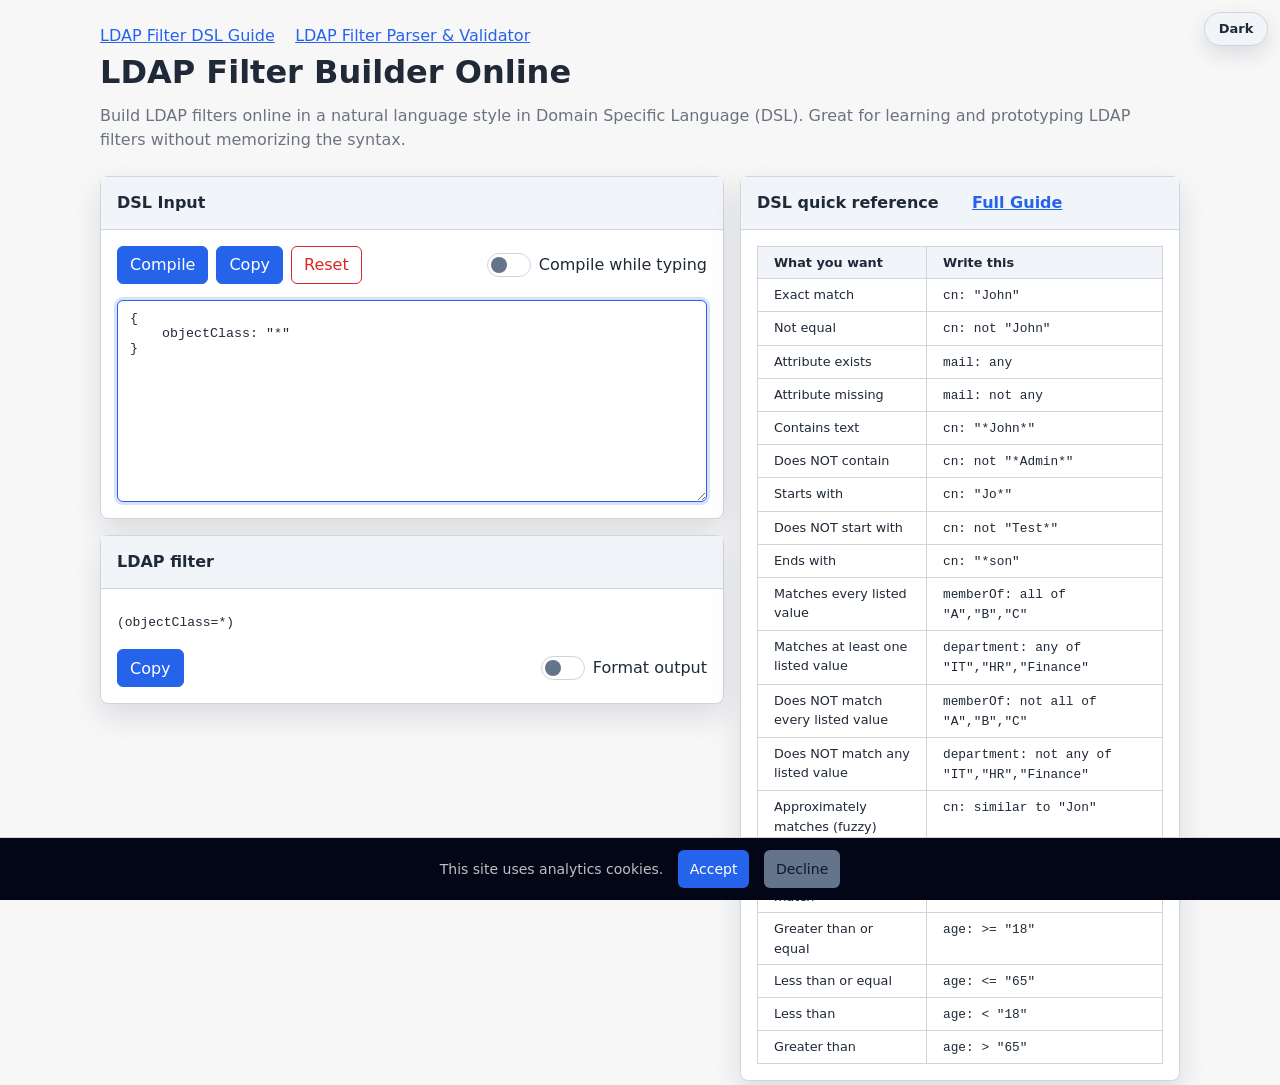
<file: index.html>
<!DOCTYPE html>
<html lang="en">
<head>
    <meta charset="utf-8" />
    <meta name="viewport" content="width=device-width, initial-scale=1" />
    <title>LDAP Filter Tools - Builder, Parser, Validator and Formatter</title>
    <meta name="description" content="Free browser-based Lightweight Directory Access Protocol (LDAP) filter tools for building, validating, parsing, formatting, escaping and learning LDAP search filters.">
    <meta name="robots" content="index, follow">
    <link rel="canonical" href="https://karel66.github.io/ldap-toolz/">
    <meta property="og:type" content="website">
    <meta property="og:title" content="LDAP Filter Tools">
    <meta property="og:description" content="Build, validate, parse, format and inspect Lightweight Directory Access Protocol (LDAP) search filters in your browser.">
    <meta property="og:url" content="https://karel66.github.io/ldap-toolz/">
    <meta property="og:image" content="https://karel66.github.io/ldap-toolz/favicon.png">
    <meta name="twitter:card" content="summary">
    <link rel="icon" href="./favicon.ico" sizes="any">
    <link rel="icon" href="./favicon.png" type="image/png" sizes="32x32">
    <link rel="icon" href="./favicon.png" type="image/png" sizes="16x16">
    <link href="./app.css" rel="stylesheet" />
    <script src="./theme.js" defer></script>
    <script type="application/ld+json">
    {
        "@context": "https://schema.org",
        "@type": "WebSite",
        "name": "LDAP Filter Tools",
        "url": "https://karel66.github.io/ldap-toolz/",
        "description": "Browser-based tools for building, validating, parsing and formatting Lightweight Directory Access Protocol (LDAP) search filters."
    }
    </script>
</head>
<body>
    <div class="container">
        <div class="mb-4">
            <h1>LDAP Filter Tools</h1>
            <p class="text-muted">
                Build, validate, format and inspect LDAP filters.
            </p>
        </div>
        <a href="./builder.html" class="btn btn-primary me-2 mb-2">Go to LDAP Filter Builder</a>
        <a href="./parser.html" class="btn btn-primary me-2 mb-2">Go to LDAP Filter Parser</a>
    </div>
    <div id="cookie-banner">
        This site uses analytics cookies.
        <button id="accept-cookies" class="btn btn-primary">Accept</button>
        <button id="decline-cookies" class="btn btn-secondary">Decline</button>
    </div>
    <script>location.href = "builder.html"</script>
</body>
</html>
</file>
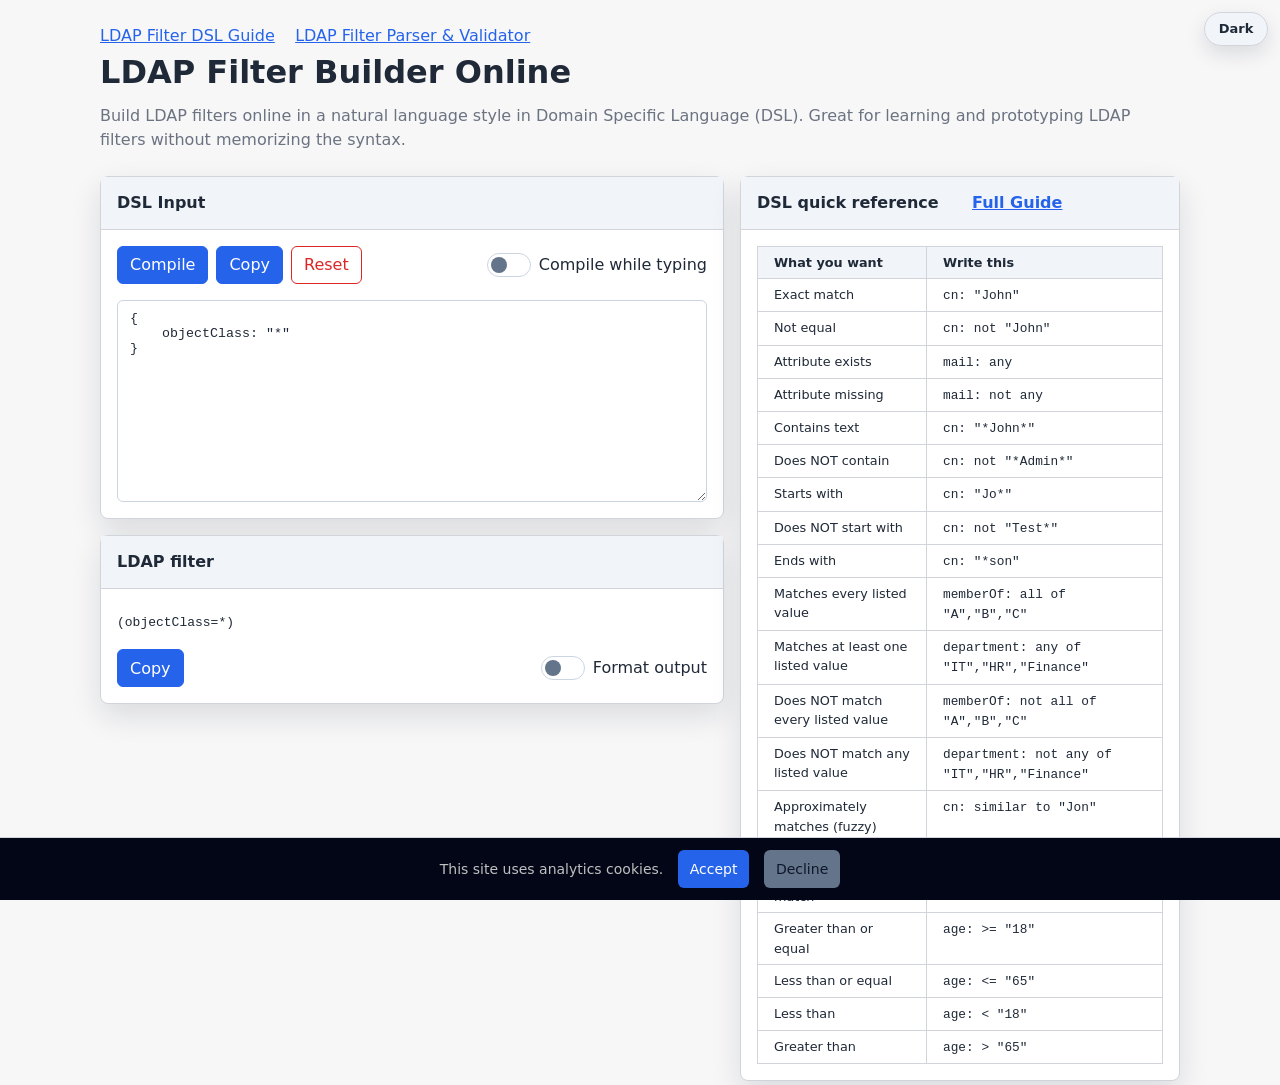
<file: builder.html>
<!DOCTYPE html>
<html lang="en">
<head>
    <meta charset="utf-8" />
    <meta name="viewport" content="width=device-width, initial-scale=1" />
    <title>LDAP Filter Builder Online</title>
    <meta name="description" content="Build Lightweight Directory Access Protocol (LDAP) filters online in a natural language style. Great for learning and prototyping LDAP filters without memorizing the syntax.">
    <meta name="robots" content="index, follow">
    <link rel="canonical" href="https://karel66.github.io/ldap-toolz/builder.html">
    <meta property="og:type" content="website">
    <meta property="og:title" content="LDAP Filter Builder Online">
    <meta property="og:description" content="Build valid Lightweight Directory Access Protocol (LDAP) filters in a readable LDAP Filter DSL for learning and prototyping LDAP queries.">
    <meta property="og:url" content="https://karel66.github.io/ldap-toolz/builder.html">
    <meta property="og:image" content="https://karel66.github.io/ldap-toolz/favicon.png">
    <meta name="twitter:card" content="summary">
    <link rel="icon" href="./favicon.ico" sizes="any">
    <link rel="icon" href="./favicon.png" type="image/png" sizes="32x32">
    <link rel="icon" href="./favicon.png" type="image/png" sizes="16x16">
    <link href="./app.css" rel="stylesheet" />
    <script src="./theme.js" defer></script>
    <script src="./dsl-parser.js"></script>
    <script src="./ldap-parser.js"></script>
    <script type="application/ld+json">
        {
            "@context": "https://schema.org",
            "@type": "WebApplication",
            "name": "LDAP Filter Builder",
            "url": "https://karel66.github.io/ldap-toolz/builder.html",
            "applicationCategory": "DeveloperApplication",
            "operatingSystem": "Any",
            "description": "Build LDAP search filters in a readable domain specific language for LDAP filters."
        }
    </script>
</head>
<body>
    <div class="container">
        <nav class="site-nav" aria-label="Main navigation">
            <a href="./dsl-manual.html">LDAP Filter DSL Guide</a>
            &nbsp;&nbsp;
            <a href="./parser.html">LDAP Filter Parser &amp; Validator</a>
        </nav>
        <div class="mb-4">
            <h1>LDAP Filter Builder Online</h1>
            <p class="text-muted">
                Build LDAP filters online in a natural language style in Domain Specific Language (DSL). Great for learning and prototyping LDAP filters without memorizing the syntax.
            </p>
        </div>

        <div class="builder-layout">
            <div class="builder-left">
                <div class="card shadow-sm">
                    <div class="card-header">
                        <strong>DSL Input</strong>
                    </div>
                    <div class="card-body">
                        <div class="mb-3 d-flex flex-wrap gap-2 output-actions">
                            <button class="btn btn-primary" id="dslParseBtn">Compile</button>
                            <button class="btn btn-primary" id="dslCopyBtn">Copy</button>
                            <button class="btn btn-outline-danger" id="dslClearBtn">Reset</button>
                            <label class="switch-control">
                                <input type="checkbox" id="dslCompileToggle">
                                <span class="switch-track" aria-hidden="true"></span>
                                <span>Compile while typing</span>
                            </label>
                        </div>

                        <div class="position-relative">
                            <textarea id="dslInput" class="form-control" rows="12" spellcheck="false"></textarea>
                        </div>

                        <div id="dslError" class="mt-3 d-none">
                            <div id="dslErrorMessage" class="text-danger"></div>
                            <pre id="dslErrorCaret" class="caret-line mb-0"></pre>
                        </div>
                    </div>
                </div>

                <div class="card shadow-sm">
                    <div class="card-header">
                        <strong>LDAP filter</strong>
                    </div>
                    <div class="card-body">
                        <div id="ldapFilter" class="caret-line"></div>

                        <div class="mt-3 d-flex flex-wrap gap-2 output-actions">
                            <button class="btn btn-primary" id="btnCopy">Copy</button>
                            <label class="switch-control">
                                <input type="checkbox" id="ldapFormatToggle">
                                <span class="switch-track" aria-hidden="true"></span>
                                <span>Format output</span>
                            </label>

                        </div>
                    </div>
                </div>
            </div>

            <aside class="card shadow-sm cheat-sheet" aria-label="DSL cheat sheet">
                <div class="card-header">
                    <strong>DSL quick reference &nbsp;&nbsp;&nbsp;&nbsp;&nbsp;<a href="./dsl-manual.html">Full Guide</a></strong>
                </div>
                <div class="card-body">
                    <table title="DSL cheat sheet">
                        <tr><th>What you want</th><th>Write this</th></tr>
                        <tr><td>Exact match</td><td><code>cn: "John"</code></td></tr>
                        <tr><td>Not equal</td><td><code>cn: not "John"</code></td></tr>
                        <tr><td>Attribute exists</td><td><code>mail: any</code></td></tr>
                        <tr><td>Attribute missing</td><td><code>mail: not any</code></td></tr>
                        <tr><td>Contains text</td><td><code>cn: "*John*"</code></td></tr>
                        <tr><td>Does NOT contain</td><td><code>cn: not "*Admin*"</code></td></tr>
                        <tr><td>Starts with</td><td><code>cn: "Jo*"</code></td></tr>
                        <tr><td>Does NOT start with</td><td><code>cn: not "Test*"</code></td></tr>
                        <tr><td>Ends with</td><td><code>cn: "*son"</code></td></tr>
                        <tr><td>Matches every listed value</td><td><code>memberOf: all of "A","B","C"</code></td></tr>
                        <tr><td>Matches at least one listed value</td><td><code>department: any of "IT","HR","Finance"</code></td></tr>
                        <tr><td>Does NOT match every listed value</td><td><code>memberOf: not all of "A","B","C"</code></td></tr>
                        <tr><td>Does NOT match any listed value</td><td><code>department: not any of "IT","HR","Finance"</code></td></tr>
                        <tr><td>Approximately matches (fuzzy)</td><td><code>cn: similar to "Jon"</code></td></tr>
                        <tr><td>Does NOT approximately match</td><td><code>cn: not similar to "Jon"</code></td></tr>
                        <tr><td>Greater than or equal</td><td><code>age: &gt;= "18"</code></td></tr>
                        <tr><td>Less than or equal</td><td><code>age: &lt;= "65"</code></td></tr>
                        <tr><td>Less than</td><td><code>age: &lt; "18"</code></td></tr>
                        <tr><td>Greater than</td><td><code>age: &gt; "65"</code></td></tr>
                    </table>
                </div>
            </aside>
        </div>

    </div>

    <div id="cookie-banner">
        This site uses analytics cookies.
        <button id="accept-cookies" class="btn btn-primary">Accept</button>
        <button id="decline-cookies" class="btn btn-secondary">Decline</button>
    </div>
    <script src="./ga.js"></script>

    <script src="./builder.js"></script>
</body>
</html>
</file>
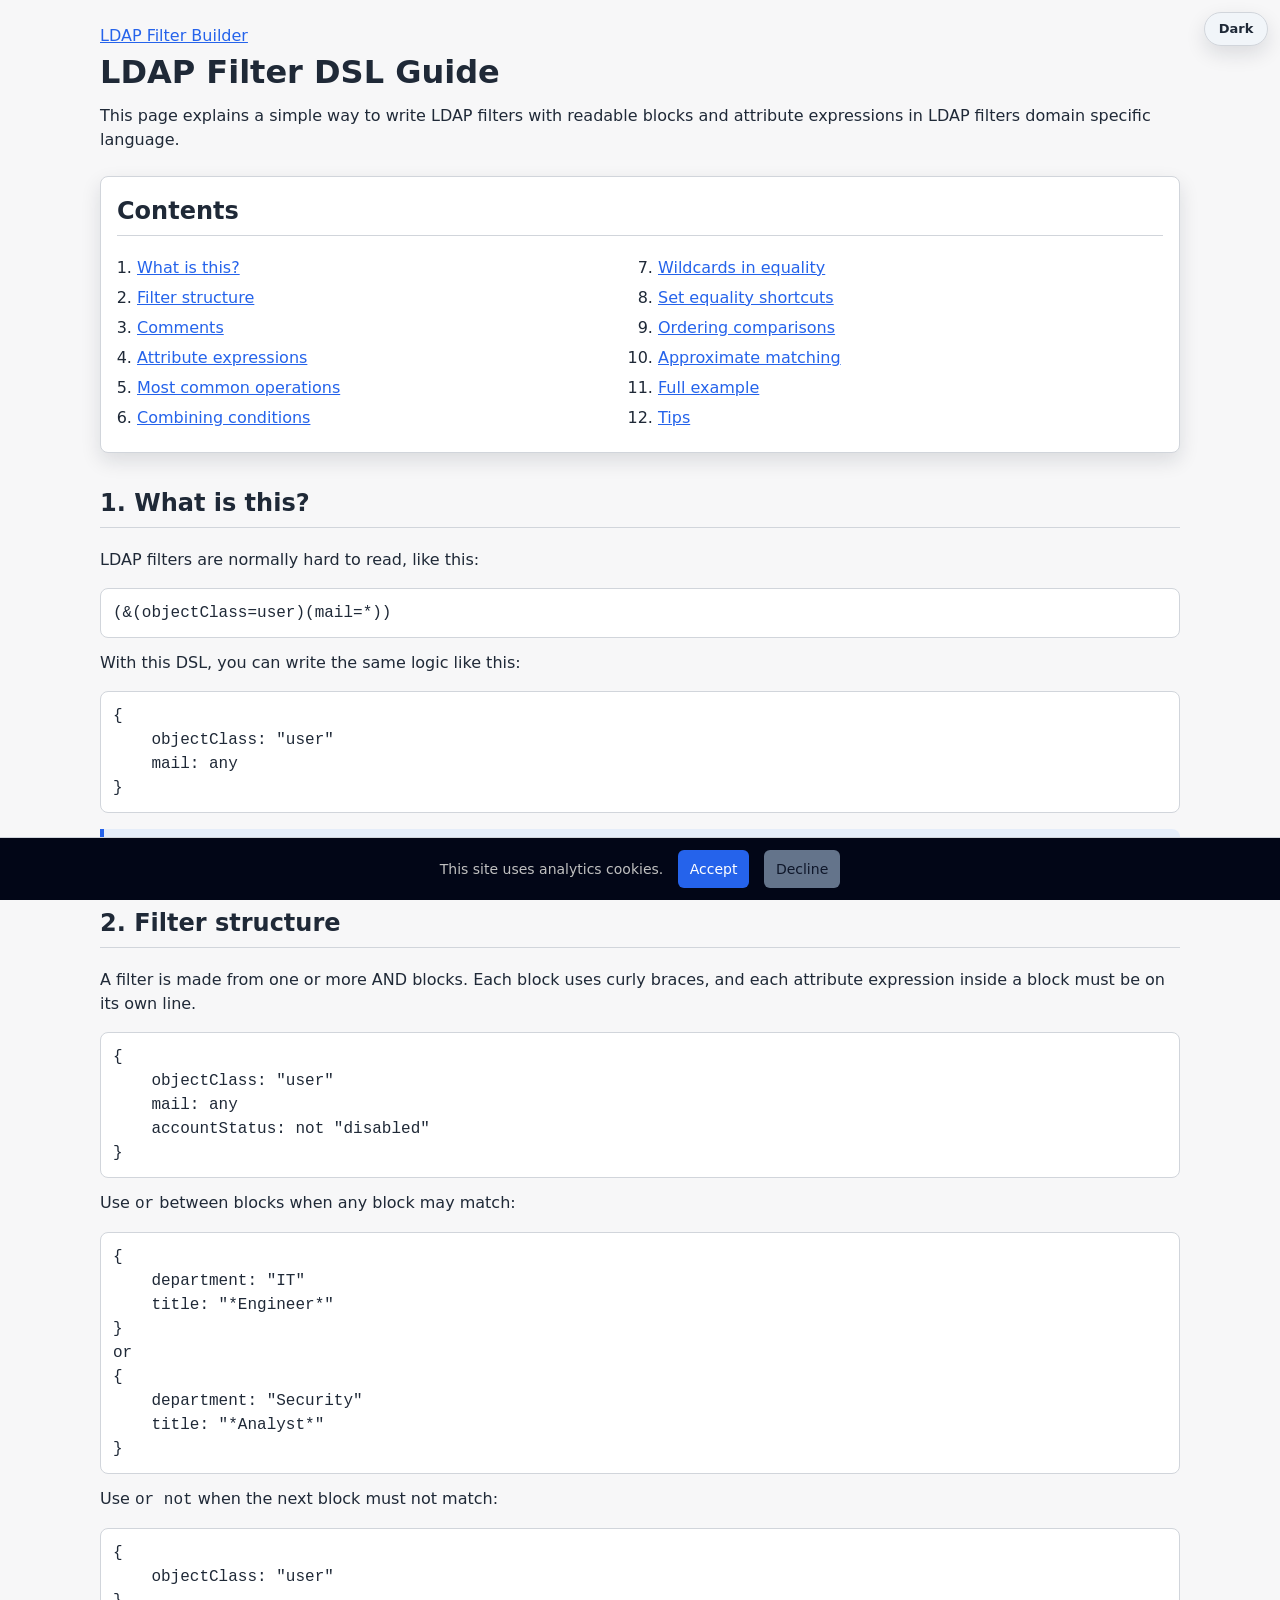
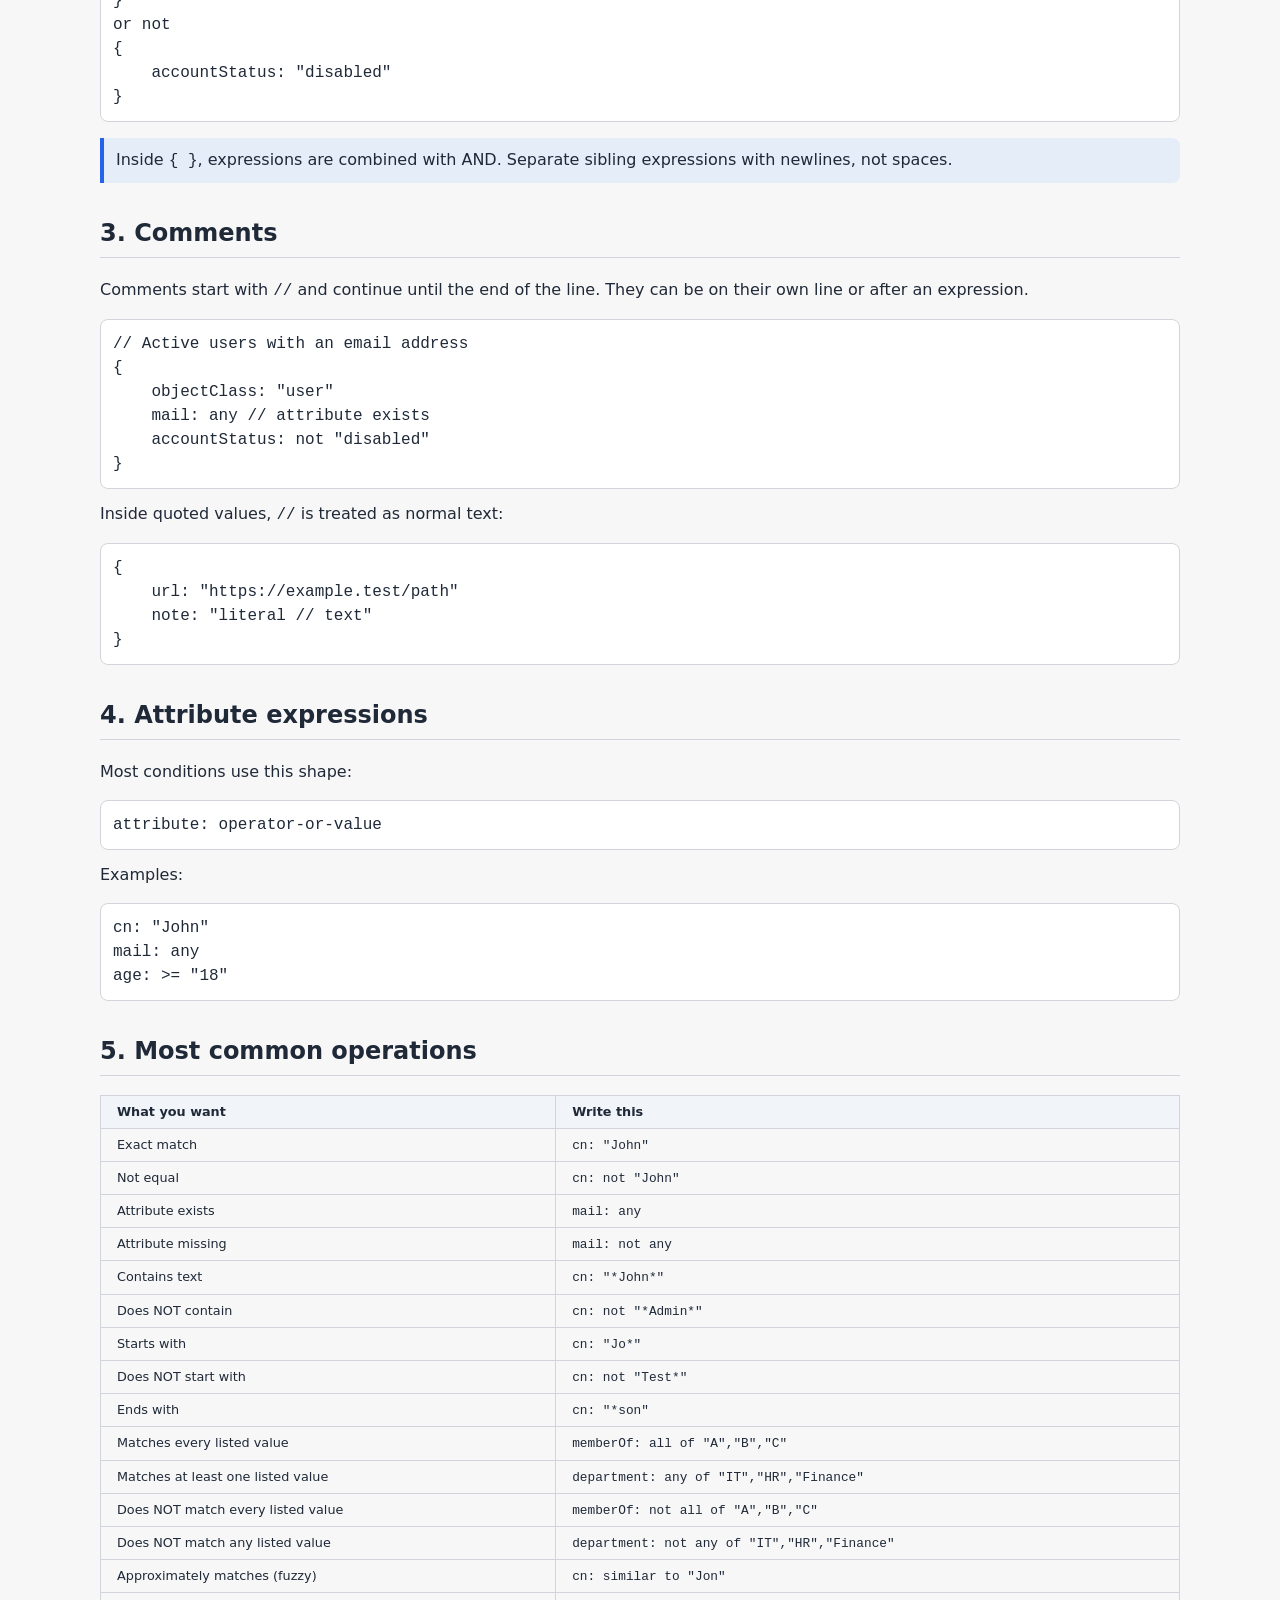
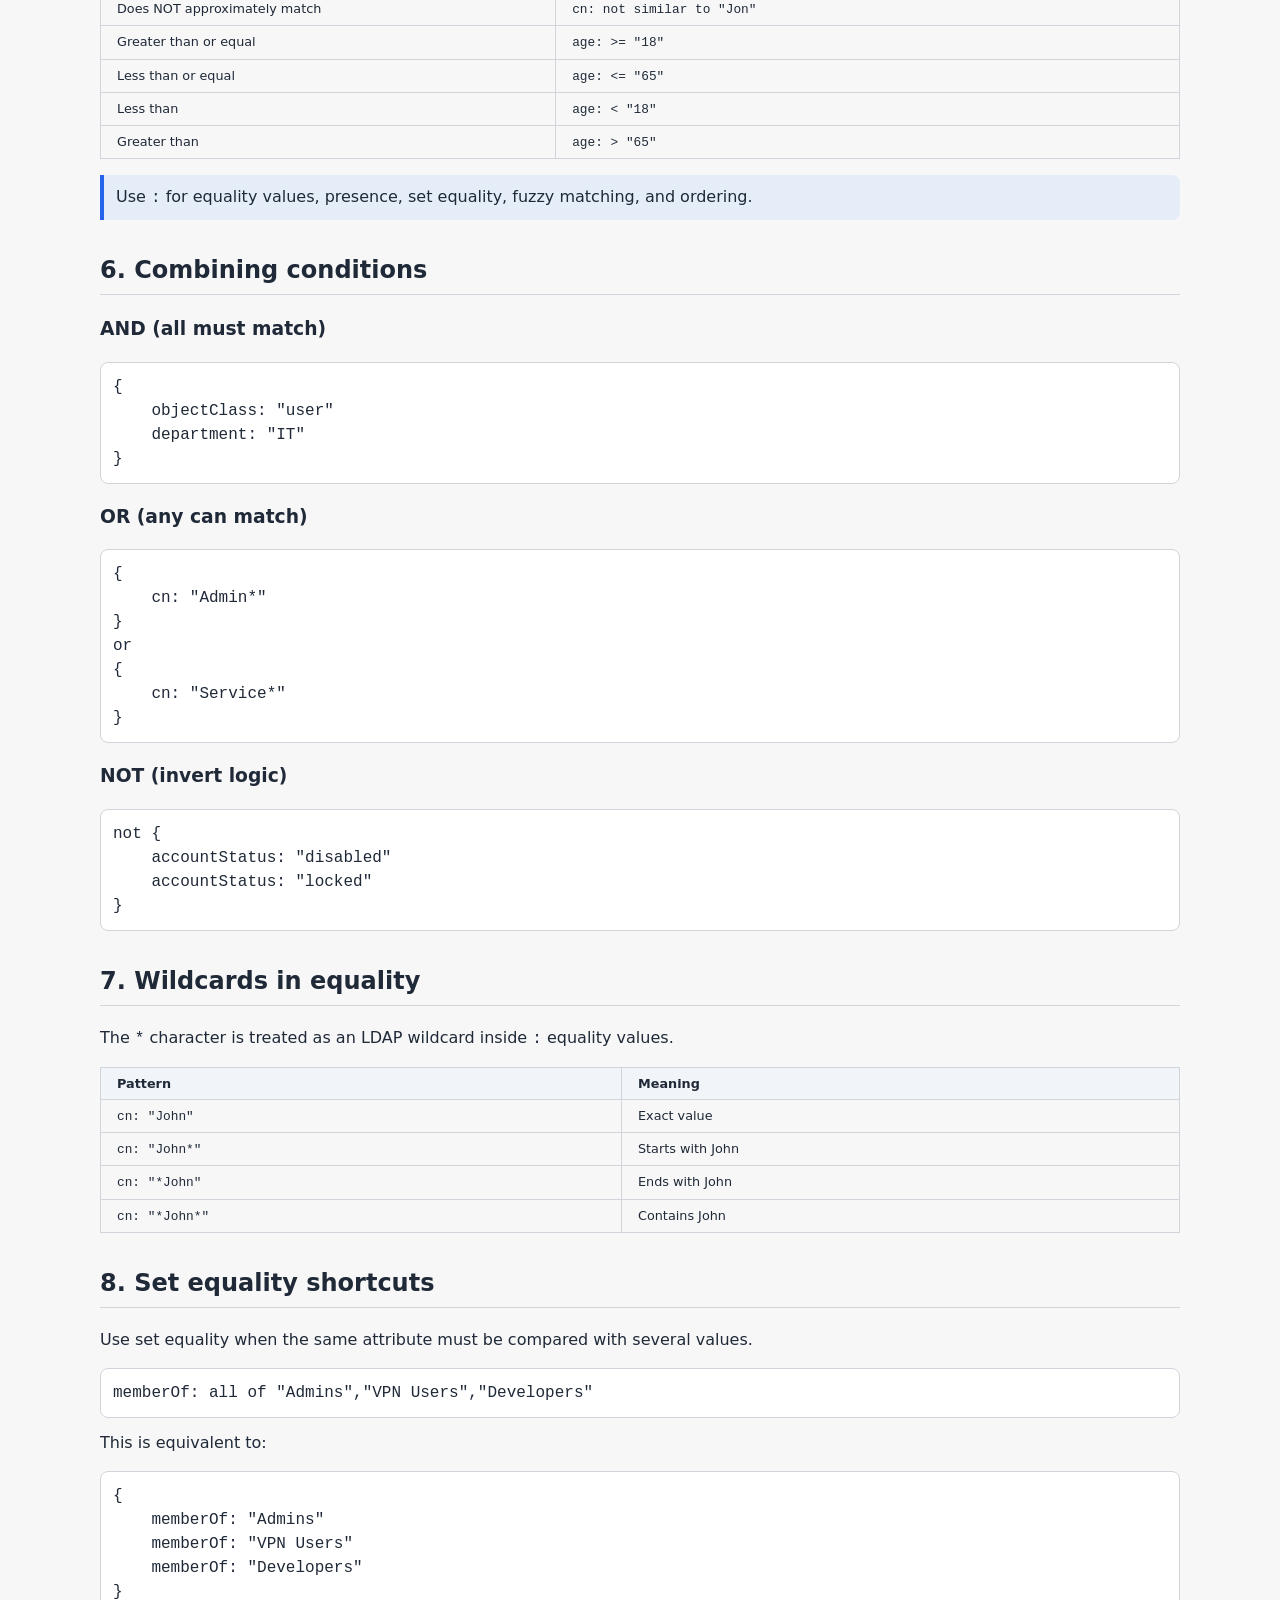
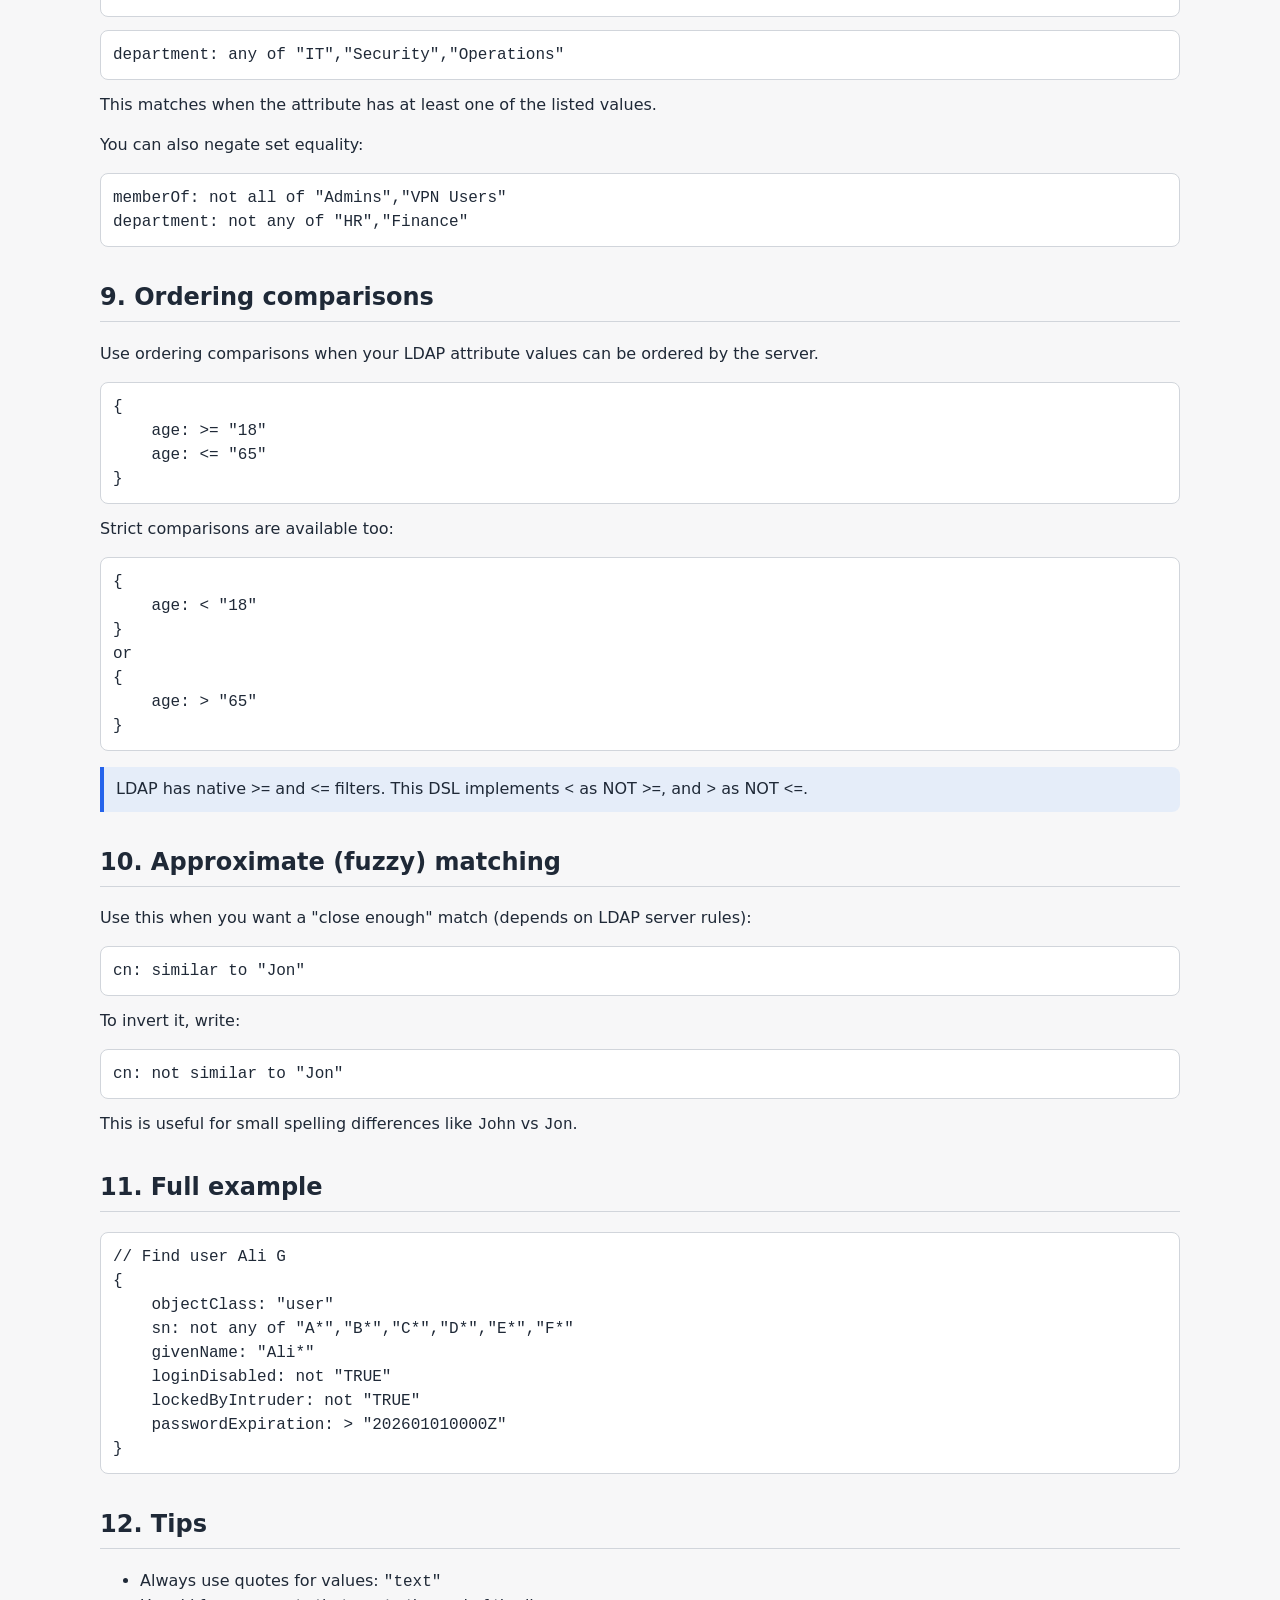
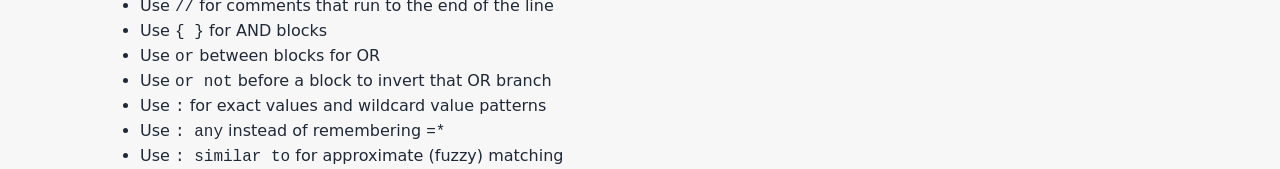
<file: dsl-manual.html>
<!DOCTYPE html>
<html lang="en">
<head>
    <meta charset="UTF-8" />
    <meta name="viewport" content="width=device-width, initial-scale=1.0" />
    <title>LDAP Filter DSL Guide</title>
    <meta name="description" content="Learn a readable domain specific language for writing LDAP filters with AND blocks, OR branches, wildcards, comparisons and comments.">
    <meta name="robots" content="index, follow">
    <link rel="canonical" href="https://karel66.github.io/ldap-toolz/dsl-manual.html">
    <meta property="og:type" content="article">
    <meta property="og:title" content="LDAP Filter DSL Guide">
    <meta property="og:description" content="A beginner guide to syntax for readable LDAP filters, including blocks, OR branches, comments, wildcards and comparisons.">
    <meta property="og:url" content="https://karel66.github.io/ldap-toolz/dsl-manual.html">
    <meta property="og:image" content="https://karel66.github.io/ldap-toolz/favicon.png">
    <meta name="twitter:card" content="summary">
    <link rel="icon" href="./favicon.ico" sizes="any">
    <link rel="icon" href="./favicon.png" type="image/png" sizes="32x32">
    <link rel="icon" href="./favicon.png" type="image/png" sizes="16x16">
    <link href="./app.css" rel="stylesheet" />
    <script src="./theme.js" defer></script>
    <script type="application/ld+json">
        {
            "@context": "https://schema.org",
            "@type": "TechArticle",
            "headline": "LDAP Filter DSL Guide",
            "url": "https://karel66.github.io/ldap-toolz/dsl-manual.html",
            "description": "Learn LDAP Filter DSL syntax for readable LDAP filters with examples for blocks, OR branches, wildcards, comparisons and comments."
        }
    </script>
</head>
<body>
    <main class="container">
        <nav class="site-nav" aria-label="Main navigation">
            <a href="./builder.html">LDAP Filter Builder</a>
        </nav>
        <h1>LDAP Filter DSL Guide</h1>
        <p>This page explains a simple way to write LDAP filters with readable blocks and attribute expressions in LDAP filters domain specific language.</p>

        <nav class="toc" aria-labelledby="tocTitle">
            <h2 id="tocTitle">Contents</h2>
            <ol>
                <li><a href="#what-is-this">What is this?</a></li>
                <li><a href="#filter-structure">Filter structure</a></li>
                <li><a href="#comments">Comments</a></li>
                <li><a href="#attribute-expressions">Attribute expressions</a></li>
                <li><a href="#common-operations">Most common operations</a></li>
                <li><a href="#combining-conditions">Combining conditions</a></li>
                <li><a href="#wildcards">Wildcards in equality</a></li>
                <li><a href="#set-equality">Set equality shortcuts</a></li>
                <li><a href="#ordering">Ordering comparisons</a></li>
                <li><a href="#approximate">Approximate matching</a></li>
                <li><a href="#full-example">Full example</a></li>
                <li><a href="#tips">Tips</a></li>
            </ol>
        </nav>

        <h2 id="what-is-this">1. What is this?</h2>
        <p>LDAP filters are normally hard to read, like this:</p>
<pre><code>(&amp;(objectClass=user)(mail=*))</code></pre>

        <p>With this DSL, you can write the same logic like this:</p>
<pre><code>{
    objectClass: "user"
    mail: any
}</code></pre>

        <div class="note">
            You do NOT need to know LDAP syntax to use this DSL.
        </div>

        <h2 id="filter-structure">2. Filter structure</h2>
        <p>A filter is made from one or more AND blocks. Each block uses curly braces, and each attribute expression inside a block must be on its own line.</p>
<pre><code>{
    objectClass: "user"
    mail: any
    accountStatus: not "disabled"
}</code></pre>

        <p>Use <code>or</code> between blocks when any block may match:</p>
<pre><code>{
    department: "IT"
    title: "*Engineer*"
}
or
{
    department: "Security"
    title: "*Analyst*"
}</code></pre>

        <p>Use <code>or not</code> when the next block must not match:</p>
<pre><code>{
    objectClass: "user"
}
or not
{
    accountStatus: "disabled"
}</code></pre>

        <div class="note">
            Inside <code>{ }</code>, expressions are combined with AND. Separate sibling expressions with newlines, not spaces.
        </div>

        <h2 id="comments">3. Comments</h2>
        <p>Comments start with <code>//</code> and continue until the end of the line. They can be on their own line or after an expression.</p>
<pre><code>// Active users with an email address
{
    objectClass: "user"
    mail: any // attribute exists
    accountStatus: not "disabled"
}</code></pre>

        <p>Inside quoted values, <code>//</code> is treated as normal text:</p>
<pre><code>{
    url: "https://example.test/path"
    note: "literal // text"
}</code></pre>

        <h2 id="attribute-expressions">4. Attribute expressions</h2>
        <p>Most conditions use this shape:</p>
<pre><code>attribute: operator-or-value</code></pre>

        <p>Examples:</p>
<pre><code>cn: "John"
mail: any
age: &gt;= "18"</code></pre>

        <h2 id="common-operations">5. Most common operations</h2>
        <table>
            <tr><th>What you want</th><th>Write this</th></tr>
            <tr><td>Exact match</td><td><code>cn: "John"</code></td></tr>
            <tr><td>Not equal</td><td><code>cn: not "John"</code></td></tr>
            <tr><td>Attribute exists</td><td><code>mail: any</code></td></tr>
            <tr><td>Attribute missing</td><td><code>mail: not any</code></td></tr>
            <tr><td>Contains text</td><td><code>cn: "*John*"</code></td></tr>
            <tr><td>Does NOT contain</td><td><code>cn: not "*Admin*"</code></td></tr>
            <tr><td>Starts with</td><td><code>cn: "Jo*"</code></td></tr>
            <tr><td>Does NOT start with</td><td><code>cn: not "Test*"</code></td></tr>
            <tr><td>Ends with</td><td><code>cn: "*son"</code></td></tr>
            <tr><td>Matches every listed value</td><td><code>memberOf: all of "A","B","C"</code></td></tr>
            <tr><td>Matches at least one listed value</td><td><code>department: any of "IT","HR","Finance"</code></td></tr>
            <tr><td>Does NOT match every listed value</td><td><code>memberOf: not all of "A","B","C"</code></td></tr>
            <tr><td>Does NOT match any listed value</td><td><code>department: not any of "IT","HR","Finance"</code></td></tr>
            <tr><td>Approximately matches (fuzzy)</td><td><code>cn: similar to "Jon"</code></td></tr>
            <tr><td>Does NOT approximately match</td><td><code>cn: not similar to "Jon"</code></td></tr>
            <tr><td>Greater than or equal</td><td><code>age: &gt;= "18"</code></td></tr>
            <tr><td>Less than or equal</td><td><code>age: &lt;= "65"</code></td></tr>
            <tr><td>Less than</td><td><code>age: &lt; "18"</code></td></tr>
            <tr><td>Greater than</td><td><code>age: &gt; "65"</code></td></tr>
        </table>

        <div class="note">
            Use <code>:</code> for equality values, presence, set equality, fuzzy matching, and ordering.
        </div>

        <h2 id="combining-conditions">6. Combining conditions</h2>

        <h3>AND (all must match)</h3>
<pre><code>{
    objectClass: "user"
    department: "IT"
}</code></pre>

        <h3>OR (any can match)</h3>
<pre><code>{
    cn: "Admin*"
}
or
{
    cn: "Service*"
}</code></pre>

        <h3>NOT (invert logic)</h3>
<pre><code>not {
    accountStatus: "disabled"
    accountStatus: "locked"
}</code></pre>

        <h2 id="wildcards">7. Wildcards in equality</h2>
        <p>The <code>*</code> character is treated as an LDAP wildcard inside <code>:</code> equality values.</p>
        <table>
            <tr><th>Pattern</th><th>Meaning</th></tr>
            <tr><td><code>cn: "John"</code></td><td>Exact value</td></tr>
            <tr><td><code>cn: "John*"</code></td><td>Starts with John</td></tr>
            <tr><td><code>cn: "*John"</code></td><td>Ends with John</td></tr>
            <tr><td><code>cn: "*John*"</code></td><td>Contains John</td></tr>
        </table>

        <h2 id="set-equality">8. Set equality shortcuts</h2>
        <p>Use set equality when the same attribute must be compared with several values.</p>
<pre><code>memberOf: all of "Admins","VPN Users","Developers"</code></pre>
        <p>This is equivalent to:</p>
<pre><code>{
    memberOf: "Admins"
    memberOf: "VPN Users"
    memberOf: "Developers"
}</code></pre>

<pre><code>department: any of "IT","Security","Operations"</code></pre>
        <p>This matches when the attribute has at least one of the listed values.</p>

        <p>You can also negate set equality:</p>
<pre><code>memberOf: not all of "Admins","VPN Users"
department: not any of "HR","Finance"</code></pre>

        <h2 id="ordering">9. Ordering comparisons</h2>
        <p>Use ordering comparisons when your LDAP attribute values can be ordered by the server.</p>
<pre><code>{
    age: &gt;= "18"
    age: &lt;= "65"
}</code></pre>
        <p>Strict comparisons are available too:</p>
<pre><code>{
    age: &lt; "18"
}
or
{
    age: &gt; "65"
}</code></pre>

        <div class="note">
            LDAP has native <code>&gt;=</code> and <code>&lt;=</code> filters. This DSL implements <code>&lt;</code> as NOT <code>&gt;=</code>, and <code>&gt;</code> as NOT <code>&lt;=</code>.
        </div>

        <h2 id="approximate">10. Approximate (fuzzy) matching</h2>
        <p>Use this when you want a "close enough" match (depends on LDAP server rules):</p>
<pre><code>cn: similar to "Jon"</code></pre>
        <p>To invert it, write:</p>
<pre><code>cn: not similar to "Jon"</code></pre>
        <p>This is useful for small spelling differences like <code>John</code> vs <code>Jon</code>.</p>

        <h2 id="full-example">11. Full example</h2>
<pre><code>// Find user Ali G
{
    objectClass: "user"
    sn: not any of "A*","B*","C*","D*","E*","F*"
    givenName: "Ali*"
    loginDisabled: not "TRUE"
    lockedByIntruder: not "TRUE"
    passwordExpiration: > "202601010000Z"
}</code></pre>

        <h2 id="tips">12. Tips</h2>
        <ul>
            <li>Always use quotes for values: <code>"text"</code></li>
            <li>Use <code>//</code> for comments that run to the end of the line</li>
            <li>Use <code>{ }</code> for AND blocks</li>
            <li>Use <code>or</code> between blocks for OR</li>
            <li>Use <code>or not</code> before a block to invert that OR branch</li>
            <li>Use <code>:</code> for exact values and wildcard value patterns</li>
            <li>Use <code>: any</code> instead of remembering <code>=*</code></li>
            <li>Use <code>: similar to</code> for approximate (fuzzy) matching</li>
        </ul>

    </main>
    <div id="cookie-banner">
        This site uses analytics cookies.
        <button id="accept-cookies" class="btn btn-primary">Accept</button>
        <button id="decline-cookies" class="btn btn-secondary">Decline</button>
    </div>
    <script src="./ga.js"></script>
</body>
</html>
</file>
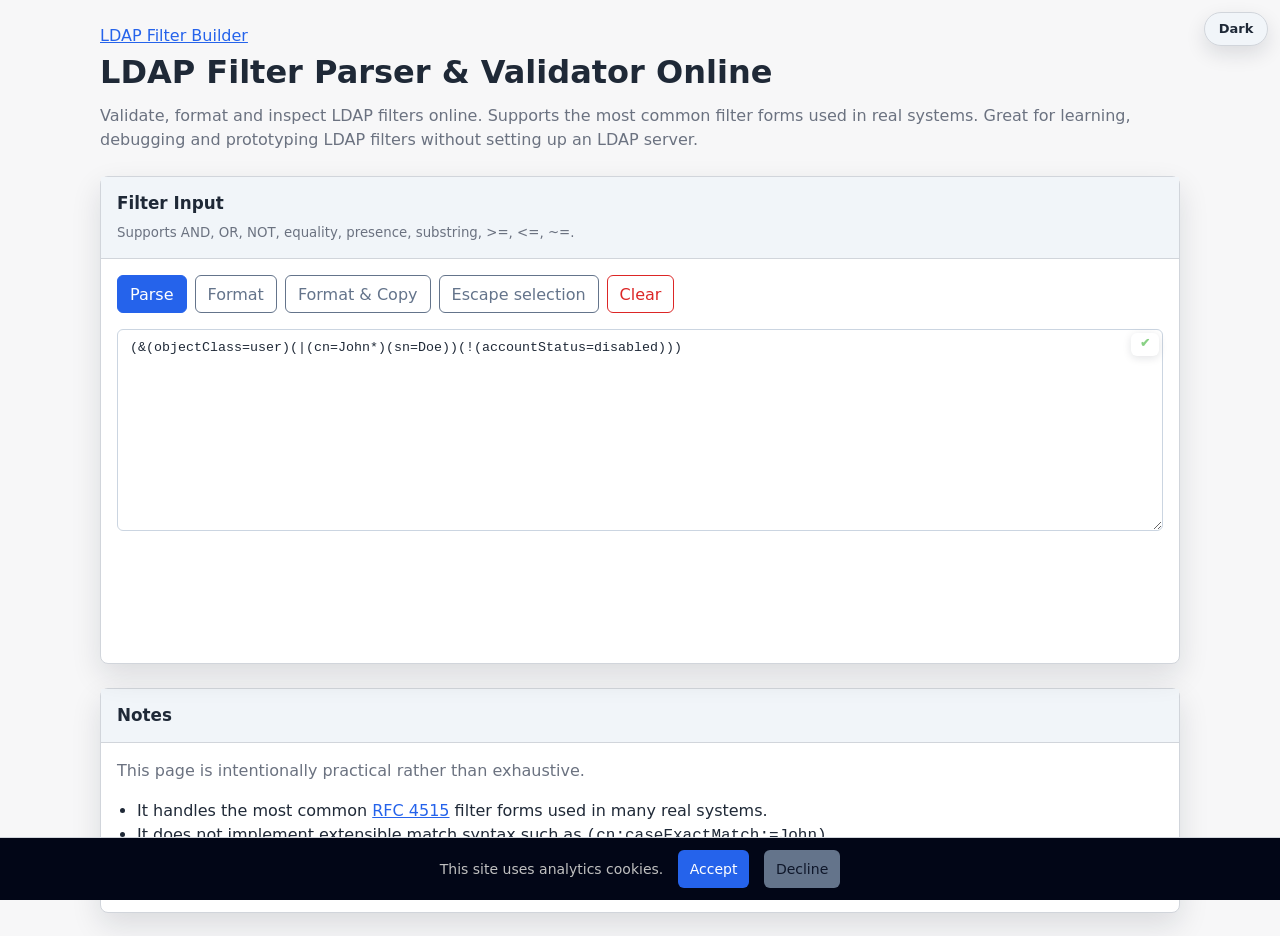
<file: parser.html>
<!DOCTYPE html>
<html lang="en">
<head>
    <meta charset="utf-8" />
    <meta name="viewport" content="width=device-width, initial-scale=1" />
    <title>LDAP Filter Parser & Validator Online</title>
    <meta name="description" content="Validate, parse, escape, and format Lightweight Directory Access Protocol (LDAP) search filters online. Free browser-based LDAP filter syntax checker.">
    <meta name="robots" content="index, follow">
    <link rel="canonical" href="https://karel66.github.io/ldap-toolz/parser.html">
    <meta property="og:type" content="website">
    <meta property="og:title" content="Lightweight Directory Access Protocol (LDAP) Filter Parser & Validator Online">
    <meta property="og:description" content="Validate, parse, escape and format LDAP search filters online with a free browser-based syntax checker.">
    <meta property="og:url" content="https://karel66.github.io/ldap-toolz/parser.html">
    <meta property="og:image" content="https://karel66.github.io/ldap-toolz/favicon.png">
    <meta name="twitter:card" content="summary">
    <link rel="icon" href="./favicon.ico" sizes="any">
    <link rel="icon" href="./favicon.png" type="image/png" sizes="32x32">
    <link rel="icon" href="./favicon.png" type="image/png" sizes="16x16">
    <link href="./app.css" rel="stylesheet" />
    <script src="./theme.js" defer></script>
    <script src="./ldap-parser.js"></script>
    <script type="application/ld+json">
        {
            "@context": "https://schema.org",
            "@type": "WebApplication",
            "name": "LDAP Filter Parser & Validator",
            "url": "https://karel66.github.io/ldap-toolz/parser.html",
            "applicationCategory": "DeveloperApplication",
            "operatingSystem": "Any",
            "description": "Validate, parse, escape and format Lightweight Directory Access Protocol (LDAP) search filters in the browser."
        }
    </script>
</head>
<body>
    <div class="container">
        <nav class="site-nav" aria-label="Main navigation">
            <a href="./builder.html">LDAP Filter Builder</a>
        </nav>
        <div class="mb-4">
            <h1>LDAP Filter Parser & Validator Online</h1>
            <p class="text-muted">
                Validate, format and inspect LDAP filters online. Supports the most common filter forms used in real systems. Great for learning, debugging and prototyping LDAP filters without setting up an LDAP server.
            </p>
        </div>

        <div class="row">
            <div class="col-12">
                <div class="card shadow-sm">

                    <div class="card-header">
                        <h5 class="mb-1">Filter Input</h5>
                        <small class="text-muted">
                            Supports AND, OR, NOT, equality, presence, substring, >=, <=, ~=.
                        </small>
                    </div>
                    <div class="card-body">
                        <div class="mb-3 d-flex flex-wrap gap-2">
                            <button class="btn btn-primary" id="parseBtn">Parse</button>
                            <button class="btn btn-outline-secondary" id="formatBtn">Format</button>
                            <button class="btn btn-outline-secondary" id="formatAndCopyBtn">Format & Copy</button>
                            <button class="btn btn-outline-secondary" id="escapeBtn">Escape selection</button>
                            <button class="btn btn-outline-danger" id="clearBtn">Clear</button>
                        </div>

                        <div class="row g-3">
                            <div class="position-relative">
                                <textarea id="filterInput" class="form-control" rows="12" spellcheck="false">(&(objectClass=user)(|(cn=John*)(sn=Doe))(!(accountStatus=disabled)))</textarea>

                                <span id="statusBadge" class="badge bg-secondary status-inline">
                                    Ready
                                </span>
                            </div>
                            <div style="height:100px">
                                <div id="errorBox" class="mt-3 d-none">
                                    <div id="errorMessage" class="text-danger"></div>
                                    <pre id="errorCaret" class="caret-line mb-0"></pre>
                                </div>
                            </div>
                        </div>
                    </div>
                </div>
            </div>

        </div>


        <div class="card shadow-sm mt-4">
            <div class="card-header">
                <h5 class="card-title">Notes</h5>
            </div>
            <div class="card-body">
                <p class="card-subtitle">This page is intentionally practical rather than exhaustive.</p>
                <div class="footer-info">
                    <ul class="list">
                        <li>It handles the most common  <a href="http://www.ietf.org/rfc/rfc4515.txt" target="_blank">RFC 4515</a> filter forms used in many real systems.</li>
                        <li>It does not implement extensible match syntax such as <code>(cn:caseExactMatch:=John)</code>.</li>
                        <li>Attribute validation is intentionally simplified.</li>
                        <li>The page runs entirely in the browser.</li>
                    </ul>
                </div>
            </div>
        </div>
    </div>

    <div id="cookie-banner">
        This site uses analytics cookies.
        <button id="accept-cookies" class="btn btn-primary">Accept</button>
        <button id="decline-cookies" class="btn btn-secondary">Decline</button>
    </div>
    <script src="./ga.js"></script>

    <script src="./parser.js"></script>

</body>
</html>
</file>
<file: app.css>
/*
MIT License

Copyright (c) 2026 ldap-toolz contributors

Permission is hereby granted, free of charge, to any person obtaining a copy
of this software and associated documentation files (the "Software"), to deal
in the Software without restriction, including without limitation the rights
to use, copy, modify, merge, publish, distribute, sublicense, and/or sell
copies of the Software, and to permit persons to whom the Software is
furnished to do so, subject to the following conditions:

The above copyright notice and this permission notice shall be included in all
copies or substantial portions of the Software.

THE SOFTWARE IS PROVIDED "AS IS", WITHOUT WARRANTY OF ANY KIND, EXPRESS OR
IMPLIED, INCLUDING BUT NOT LIMITED TO THE WARRANTIES OF MERCHANTABILITY,
FITNESS FOR A PARTICULAR PURPOSE AND NONINFRINGEMENT. IN NO EVENT SHALL THE
AUTHORS OR COPYRIGHT HOLDERS BE LIABLE FOR ANY CLAIM, DAMAGES OR OTHER
LIABILITY, WHETHER IN AN ACTION OF CONTRACT, TORT OR OTHERWISE, ARISING FROM,
OUT OF OR IN CONNECTION WITH THE SOFTWARE OR THE USE OR OTHER DEALINGS IN THE
SOFTWARE.
*/

* {
    box-sizing: border-box;
}

:root {
    color-scheme: dark;
    --bg: #0f172a;
    --panel: #111827;
    --panel-soft: #172033;
    --text: #e5e7eb;
    --muted: #9ca3af;
    --border: #334155;
    --primary: #60a5fa;
    --primary-hover: #3b82f6;
    --primary-text: #07111f;
    --danger: #f87171;
    --danger-hover: #ef4444;
    --secondary: #94a3b8;
    --secondary-hover: #cbd5e1;
    --control-bg: #0b1220;
    --control-border: #475569;
    --focus-ring: rgba(96, 165, 250, 0.25);
    --shadow: rgba(0, 0, 0, 0.35);
}

:root[data-theme="light"] {
    color-scheme: light;
    --bg: #f7f7f8;
    --panel: #ffffff;
    --panel-soft: #f1f5f9;
    --text: #1f2937;
    --muted: #6b7280;
    --border: #d1d5db;
    --primary: #2563eb;
    --primary-hover: #1d4ed8;
    --primary-text: #ffffff;
    --danger: #dc2626;
    --danger-hover: #b91c1c;
    --secondary: #64748b;
    --secondary-hover: #475569;
    --control-bg: #ffffff;
    --control-border: #cbd5e1;
    --focus-ring: rgba(37, 99, 235, 0.18);
    --shadow: rgba(15, 23, 42, 0.12);
}

body {
    margin: 0;
    padding: 24px;
    background: var(--bg);
    color: var(--text);
    font-family: system-ui, -apple-system, BlinkMacSystemFont, "Segoe UI", sans-serif;
    line-height: 1.5;
}

a {
    color: var(--primary);
}

a:hover {
    color: var(--secondary-hover);
}

h1,
h5,
p {
    margin-top: 0;
}

h1 {
    margin-bottom: 8px;
    font-size: 2rem;
}

h2 {
    margin-top: 32px;
    border-bottom: 1px solid var(--border);
    padding-bottom: 6px;
}

h5 {
    font-size: 1.05rem;
}

pre {
    padding: 12px;
    overflow-x: auto;
    border: 1px solid var(--border);
    border-radius: 8px;
    background: var(--control-bg);
    color: var(--text);
}

code {
    font-family: ui-monospace, SFMono-Regular, Menlo, Consolas, monospace;
}

table {
    width: 100%;
    border-collapse: collapse;
    font-size: 0.8rem;
}

th,
td {
    padding: 6px 16px 6px 16px;
    border: 1px solid var(--border);
    vertical-align: top;
}

th {
    background: var(--panel-soft);
    text-align: left;
}

.container {
    width: min(100%, 1080px);
    margin: 0 auto;
}

.manual {
    width: min(100%, 980px);
    margin: 0 auto;
    padding-bottom: 32px;
}

.note {
    margin: 16px 0;
    padding: 10px 12px;
    border-left: 4px solid var(--primary);
    border-radius: 0 8px 8px 0;
    background: rgba(96, 165, 250, 0.12);
}

.toc {
    margin: 24px 0;
    padding: 16px;
    border: 1px solid var(--border);
    border-radius: 8px;
    background: var(--panel);
    box-shadow: 0 8px 20px var(--shadow);
}

.toc h2 {
    margin-top: 0;
}

.toc ol {
    columns: 2;
    margin: 0;
    padding-left: 20px;
}

.toc li {
    break-inside: avoid;
    margin-bottom: 6px;
}

@media (max-width: 700px) {
    .toc ol {
        columns: 1;
    }
}

.row {
    display: flex;
    flex-wrap: wrap;
    margin-left: -8px;
    margin-right: -8px;
}

.row > * {
    width: 100%;
    padding-left: 8px;
    padding-right: 8px;
}

.g-3 {
    row-gap: 16px;
}

.col-12 {
    flex: 0 0 100%;
    max-width: 100%;
}

.card {
    background: var(--panel);
    border: 1px solid var(--border);
    border-radius: 8px;
}

.card-header {
    padding: 14px 16px;
    border-bottom: 1px solid var(--border);
    background: var(--panel-soft);
}

.card-body {
    padding: 16px;
}

.card-title {
    margin-bottom: 0;
}

.card-subtitle,
.text-muted {
    color: var(--muted);
}

.shadow-sm {
    box-shadow: 0 12px 30px var(--shadow);
}

.btn {
    display: inline-flex;
    align-items: center;
    justify-content: center;
    min-height: 38px;
    padding: 8px 12px;
    border: 1px solid transparent;
    border-radius: 6px;
    background: transparent;
    color: var(--text);
    font: inherit;
    line-height: 1.2;
    text-decoration: none;
    cursor: pointer;
}

.btn-primary {
    background: var(--primary);
    border-color: var(--primary);
    color: var(--primary-text);
}

.btn-primary:hover {
    background: var(--primary-hover);
    border-color: var(--primary-hover);
    color: #fff;
}

.btn-secondary,
.btn-outline-secondary {
    border-color: var(--secondary);
    color: var(--secondary);
}

.btn-secondary {
    background: var(--secondary);
    color: #0f172a;
}

.btn-secondary:hover,
.btn-outline-secondary:hover {
    background: var(--secondary-hover);
    border-color: var(--secondary-hover);
    color: #0f172a;
}

.btn-outline-danger {
    border-color: var(--danger);
    color: var(--danger);
}

.btn-outline-danger:hover {
    background: var(--danger-hover);
    border-color: var(--danger-hover);
    color: #fff;
}

.switch-control {
    display: inline-flex;
    align-items: center;
    gap: 8px;
    min-height: 38px;
    color: var(--text);
    font: inherit;
    cursor: pointer;
    user-select: none;
}

.switch-control input {
    position: absolute;
    opacity: 0;
    pointer-events: none;
}

.switch-track {
    position: relative;
    width: 44px;
    height: 24px;
    flex: 0 0 auto;
    border: 1px solid var(--control-border);
    border-radius: 999px;
    background: var(--control-bg);
    transition: background 120ms ease, border-color 120ms ease;
}

.switch-track::after {
    content: "";
    position: absolute;
    top: 3px;
    left: 3px;
    width: 16px;
    height: 16px;
    border-radius: 50%;
    background: var(--secondary);
    transition: transform 120ms ease, background 120ms ease;
}

.switch-control input:checked + .switch-track {
    border-color: var(--primary);
    background: rgba(96, 165, 250, 0.22);
}

.switch-control input:checked + .switch-track::after {
    transform: translateX(20px);
    background: var(--primary);
}

.switch-control input:focus-visible + .switch-track {
    box-shadow: 0 0 0 3px var(--focus-ring);
}

.output-actions {
    align-items: center;
}

.output-actions .switch-control {
    margin-left: auto;
}

.form-control {
    display: block;
    width: 100%;
    padding: 10px 12px;
    border: 1px solid var(--control-border);
    border-radius: 6px;
    background: var(--control-bg);
    color: var(--text);
}

.form-control:focus {
    border-color: var(--primary);
    box-shadow: 0 0 0 3px var(--focus-ring);
    outline: none;
}

.form-control::placeholder {
    color: var(--muted);
}

.badge {
    display: inline-block;
}

.bg-secondary {
    background: var(--secondary);
    color: #0f172a;
}

.text-danger {
    color: var(--danger);
}

.position-relative {
    position: relative;
}

.d-flex {
    display: flex;
}

.flex-wrap {
    flex-wrap: wrap;
}

.gap-2 {
    gap: 8px;
}

.d-none {
    display: none !important;
}

.mb-0 {
    margin-bottom: 0;
}

.mb-1 {
    margin-bottom: 4px;
}

.mb-2 {
    margin-bottom: 8px;
}

.mb-3 {
    margin-bottom: 16px;
}

.mb-4 {
    margin-bottom: 24px;
}

.mt-3 {
    margin-top: 16px;
}

.mt-4 {
    margin-top: 24px;
}

.me-2 {
    margin-right: 8px;
}

.list {
    margin: 0;
    padding-left: 20px;
}

textarea {
    font-family: ui-monospace, SFMono-Regular, Menlo, Consolas, monospace;
}

.ast-node {
    cursor: pointer;
    user-select: none;
}

.ast-children {
    margin-left: 16px;
    display: none;
}

.ast-node.open > .ast-children {
    display: block;
}

.ast-label {
    font-weight: 600;
}

.status-inline {
    position: absolute;
    top: 4px;
    right: 12px;
    z-index: 2;
    padding: 4px 9px;
    border-radius: 6px;
    font-size: 12px;
    font-family: ui-monospace, SFMono-Regular, Menlo, Consolas, monospace;
    font-weight: 600;
    line-height: 1.2;
    background: transparent;
    color: var(--text);
    box-shadow: 0 2px 8px var(--shadow);
    pointer-events: none;
}

    .status-inline .icon {
        font-weight: 700;
    }

    .status-inline.error .icon {
        color: #f48771; /* VSCode-like red */
    }

    .status-inline.ok .icon {
        color: #89d185;
    }

    .status-inline.warn .icon {
        color: #cca700;
    }

.caret-line {
    margin-top: 8px;
    white-space: pre-wrap;
    word-break: break-word;
    font: 13px/1.55 ui-monospace, SFMono-Regular, Menlo, Consolas, monospace;
    color: var(--text);
}

#cookie-banner {
    position: fixed;
    bottom: 0;
    left: 0;
    right: 0;
    background: #020617;
    color: silver;
    border-top: 1px solid var(--border);
    padding: 12px;
    font-size: 14px;
    display: none;
    z-index: 9999;
    text-align: center;
}

    #cookie-banner button {
        margin-left: 10px;
        padding: 6px 12px;
        border: none;
        cursor: pointer;
    }

.syntax-tree {
    font-size: 9px;
}

.theme-toggle {
    position: fixed;
    top: 12px;
    right: 12px;
    z-index: 10000;
    min-width: 64px;
    min-height: 34px;
    padding: 6px 10px;
    border: 1px solid var(--border);
    border-radius: 999px;
    background: var(--panel-soft);
    color: var(--text);
    box-shadow: 0 8px 20px var(--shadow);
    font: 600 13px/1.2 system-ui, -apple-system, BlinkMacSystemFont, "Segoe UI", sans-serif;
    cursor: pointer;
}

.theme-toggle:hover {
    border-color: var(--primary);
    color: var(--primary);
}

.builder-layout {
    display: grid;
    grid-template-columns: minmax(0, 1fr) minmax(360px, 440px);
    gap: 16px;
    align-items: stretch;
}

.builder-left {
    display: flex;
    flex-direction: column;
    gap: 16px;
    min-width: 0;
}

.builder-left > .card,
.cheat-sheet {
    min-width: 0;
}

.cheat-sheet {
    display: flex;
    flex-direction: column;
}

.cheat-sheet .card-body {
    flex: 1;
    overflow-y: auto;
}

.cheat-sheet table {
    margin: 0;
}

@media (max-width: 960px) {
    .builder-layout {
        grid-template-columns: 1fr;
    }

    .cheat-sheet .card-body {
        max-height: none;
        overflow: visible;
    }
}
</file>
